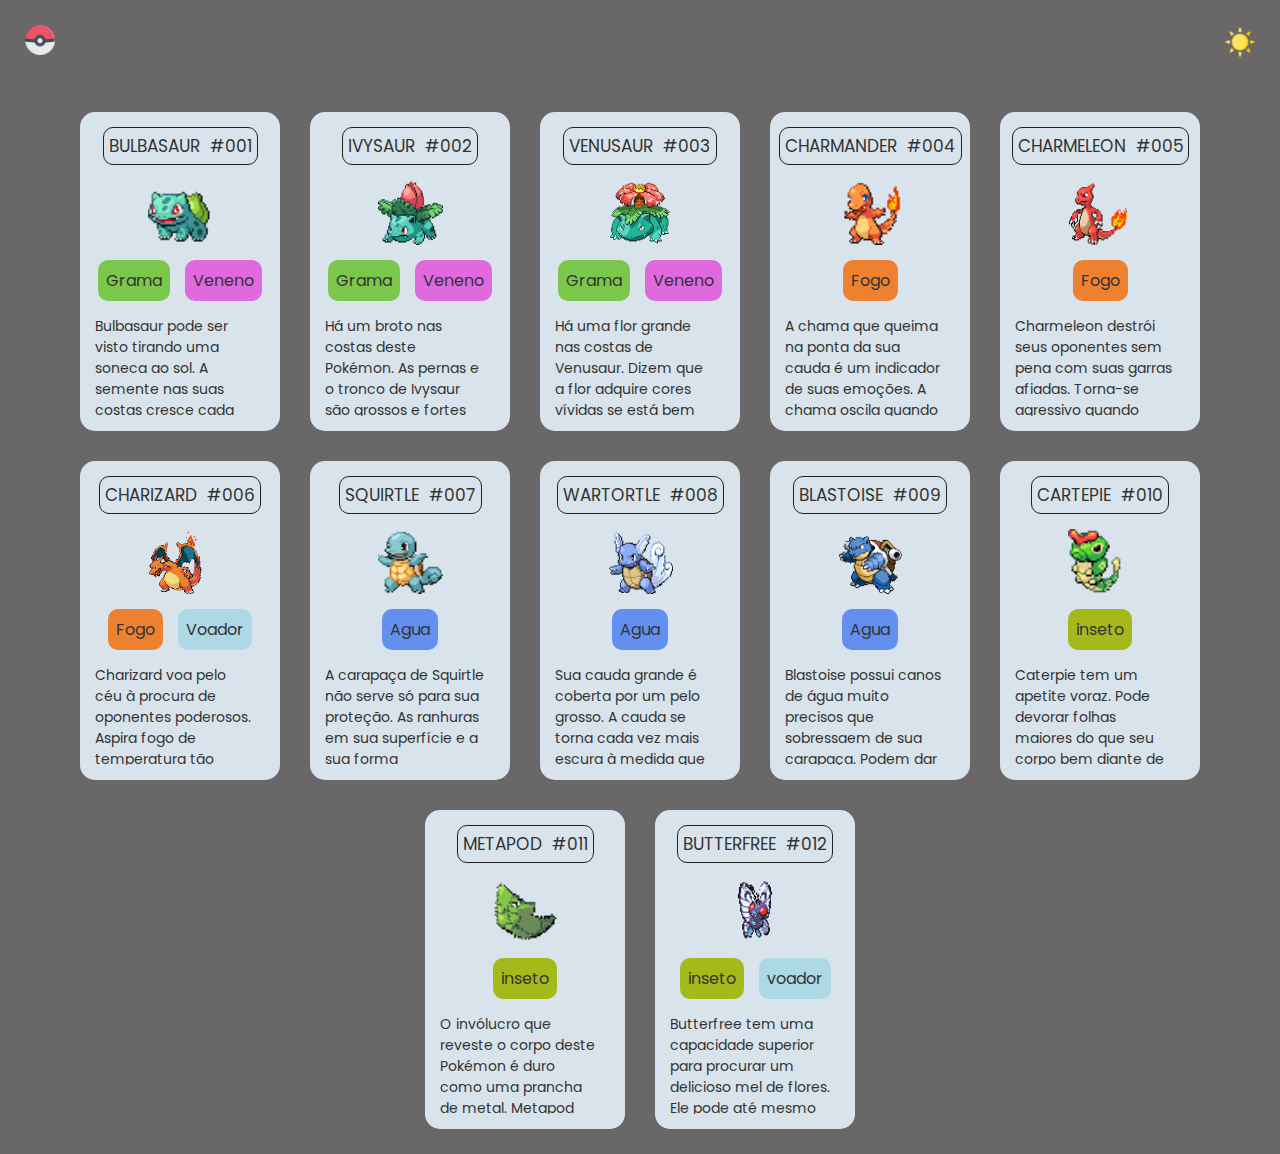
<file: index.html>
<!DOCTYPE html>
<html lang="en">
  <head>
    <meta charset="UTF-8" />
    <meta http-equiv="X-UA-Compatible" content="IE=edge" />
    <meta name="viewport" content="width=device-width, initial-scale=1.0" />
    <title>Pokédex</title>

    <link rel="preconnect" href="https://fonts.gooogleapis.com" />
    <link rel="preconnect" href="https://fonts.gstatic.com" crossorigin />
    <link
      href="https://fonts.googleapis.com/css2?family=Poppins:wght@300;500;800&display=swap"
      rel="stylesheet"
    />

    <link rel="stylesheet" href="./src/css/reset.css" />
    <link rel="stylesheet" href="./src/css/estilos.css" />
    <link rel="stylesheet" href="./src/css/scrollbar.css" />
  </head>
  <body>   
    <header>
      <a href="#">
        <img src="./src/imagens/pokeball.png" alt="pokebola" class="logo" />
      </a>
      <button id="botao-alterar-tema">
        <img src="./src/imagens/sun.png" alt="imagem do sol" class="imagem-botao" />
      </button>
    </header>
    <main>
      <ul class="listagem-pokemon">
        <li class="cartao-pokemon">
          <div class="informacoes">
            <span>Bulbasaur</span>
            <span>#001</span>
          </div>

          <img src="./src/imagens/bulbasaur.gif" alt="bulbasaur" class="gif" />

          <ul class="tipos">
            <li class="tipo grama">Grama</li>
            <li class="tipo veneno">Veneno</li>
          </ul>

          <p class="descricao">
            Bulbasaur pode ser visto tirando uma soneca ao sol. A semente nas
            suas costas cresce cada vez mais à medida que absorve os raios
            solares.
          </p>
        </li>

        <li class="cartao-pokemon">
          <div class="informacoes">
            <span>Ivysaur</span>
            <span>#002</span>
          </div>

          <img src="./src/imagens/ivysaur.gif" alt="Ivysaur" class="gif" />

          <ul class="tipos">
            <li class="tipo grama">Grama</li>
            <li class="tipo veneno">Veneno</li>
          </ul>

          <p class="descricao">
            Há um broto nas costas deste Pokémon. As pernas e o tronco de
            Ivysaur são grossos e fortes para aguentar seu peso. Se começa a
            passar mais tempo no sol, é sinal de que seu bulbo logo irá
            florescer em uma flor grande.
          </p>
        </li>

        <li class="cartao-pokemon">
          <div class="informacoes">
            <span>Venusaur</span>
            <span>#003</span>
          </div>

          <img src="./src/imagens/venusaur.gif" alt="Venusaur" class="gif" />

          <ul class="tipos">
            <li class="tipo grama">Grama</li>
            <li class="tipo veneno">Veneno</li>
          </ul>

          <p class="descricao">
            Há uma flor grande nas costas de Venusaur. Dizem que a flor adquire
            cores vívidas se está bem nutrido e se toma muito sol. O aroma da
            flor acalma as emoções das pessoas.
          </p>
        </li>

        <li class="cartao-pokemon">
          <div class="informacoes">
            <span>Charmander</span>
            <span>#004</span>
          </div>

          <img src="./src/imagens/charmander.gif" alt="Charmander" class="gif" />

          <ul class="tipos">
            <li class="tipo fogo">Fogo</li>
          </ul>

          <p class="descricao">
            A chama que queima na ponta da sua cauda é um indicador de suas
            emoções. A chama oscila quando Charmander está contente. Se o
            Pokémon fica com raiva, a chama queima violentamente.
          </p>
        </li>

        <li class="cartao-pokemon">
          <div class="informacoes">
            <span>Charmeleon</span>
            <span>#005</span>
          </div>

          <img src="./src/imagens/charmeleon.gif" alt="Charmeleon" class="gif" />

          <ul class="tipos">
            <li class="tipo fogo">Fogo</li>
          </ul>

          <p class="descricao">
            Charmeleon destrói seus oponentes sem pena com suas garras afiadas.
            Torna-se agressivo quando encontra um oponente forte e então a chama
            na ponta da sua cauda queima intensamente em uma cor azulada.
          </p>
        </li>

        <li class="cartao-pokemon">
          <div class="informacoes">
            <span>Charizard</span>
            <span>#006</span>
          </div>

          <img src="./src/imagens/charizard.gif" alt="Charizard" class="gif" />

          <ul class="tipos">
            <li class="tipo fogo">Fogo</li>
            <li class="tipo voador">Voador</li>
          </ul>

          <p class="descricao">
            Charizard voa pelo céu à procura de oponentes poderosos. Aspira fogo
            de temperatura tão ardente que derrete qualquer coisa. Entretanto,
            este Pokémon nunca virará seu hálito ardente em oponentes mais
            fracos que ele.
          </p>
        </li>

        <li class="cartao-pokemon">
          <div class="informacoes">
            <span>Squirtle</span>
            <span>#007</span>
          </div>

          <img src="./src/imagens/squirtle.gif" alt="Squirtle" class="gif" />

          <ul class="tipos">
            <li class="tipo agua">Agua</li>
          </ul>

          <p class="descricao">
            A carapaça de Squirtle não serve só para sua proteção. As ranhuras
            em sua superfície e a sua forma arredondada ajudam a minimizar a
            resistência na água permitindo que nade em alta velocidade.
          </p>
        </li>

        <li class="cartao-pokemon">
          <div class="informacoes">
            <span>Wartortle</span>
            <span>#008</span>
          </div>

          <img src="./src/imagens/wartortle.gif" alt="Wartortle" class="gif" />

          <ul class="tipos">
            <li class="tipo agua">Agua</li>
          </ul>

          <p class="descricao">
            Sua cauda grande é coberta por um pelo grosso. A cauda se torna cada
            vez mais escura à medida que Wartortle envelhece. Os arranhões na
            sua carapaça são evidências da resistência deste Pokémon em batalha.
          </p>
        </li>

        <li class="cartao-pokemon">
          <div class="informacoes">
            <span>Blastoise</span>
            <span>#009</span>
          </div>

          <img src="./src/imagens/blastoise.gif" alt="Blastoise" class="gif" />

          <ul class="tipos">
            <li class="tipo agua">Agua</li>
          </ul>

          <p class="descricao">
            Blastoise possui canos de água muito precisos que sobressaem de sua
            carapaça. Podem dar tiros de água com tamanha precisão que conseguem
            abater latas vazias a uma distância de mais de 50 metros.
          </p>
        </li>

        <li class="cartao-pokemon">
          <div class="informacoes">
            <span>Cartepie</span>
            <span>#010</span>
          </div>

          <img src="./src/imagens/caterpie.gif" alt="caterpie" class="gif" />

          <ul class="tipos">
            <li class="tipo inseto">inseto</li>
          </ul>

          <p class="descricao">
            Caterpie tem um apetite voraz. Pode devorar folhas maiores do que
            seu corpo bem diante de seus olhos. Este Pokémon libera um cheiro
            terrivelmente forte das suas antenas.
          </p>
        </li>

        <li class="cartao-pokemon">
          <div class="informacoes">
            <span>Metapod</span>
            <span>#011</span>
          </div>

          <img src="./src/imagens/metapod.gif" alt="metapod" class="gif" />

          <ul class="tipos">
            <li class="tipo inseto">inseto</li>
          </ul>

          <p class="descricao">
            O invólucro que reveste o corpo deste Pokémon é duro como uma
            prancha de metal. Metapod não se move muito e permanece imóvel para
            que seus órgãos moles evoluam dentro de sua couraça.
          </p>
        </li>

        <li class="cartao-pokemon">
          <div class="informacoes">
            <span>Butterfree</span>
            <span>#012</span>
          </div>

          <img src="./src/imagens/butterfree.gif" alt="butterfree" class="gif" />

          <ul class="tipos">
            <li class="tipo inseto">inseto</li>
            <li class="tipo voador">voador</li>
          </ul>

          <p class="descricao">
            Butterfree tem uma capacidade superior para procurar um delicioso
            mel de flores. Ele pode até mesmo buscar, extrair, transportar e mel
            de flores que estão florescendo mais de seis milhas do seu ninho.
          </p>
        </li>
      </ul>
    </main>

    <script src="./src/js/index.js"></script>
  </body>
</html>
</file>
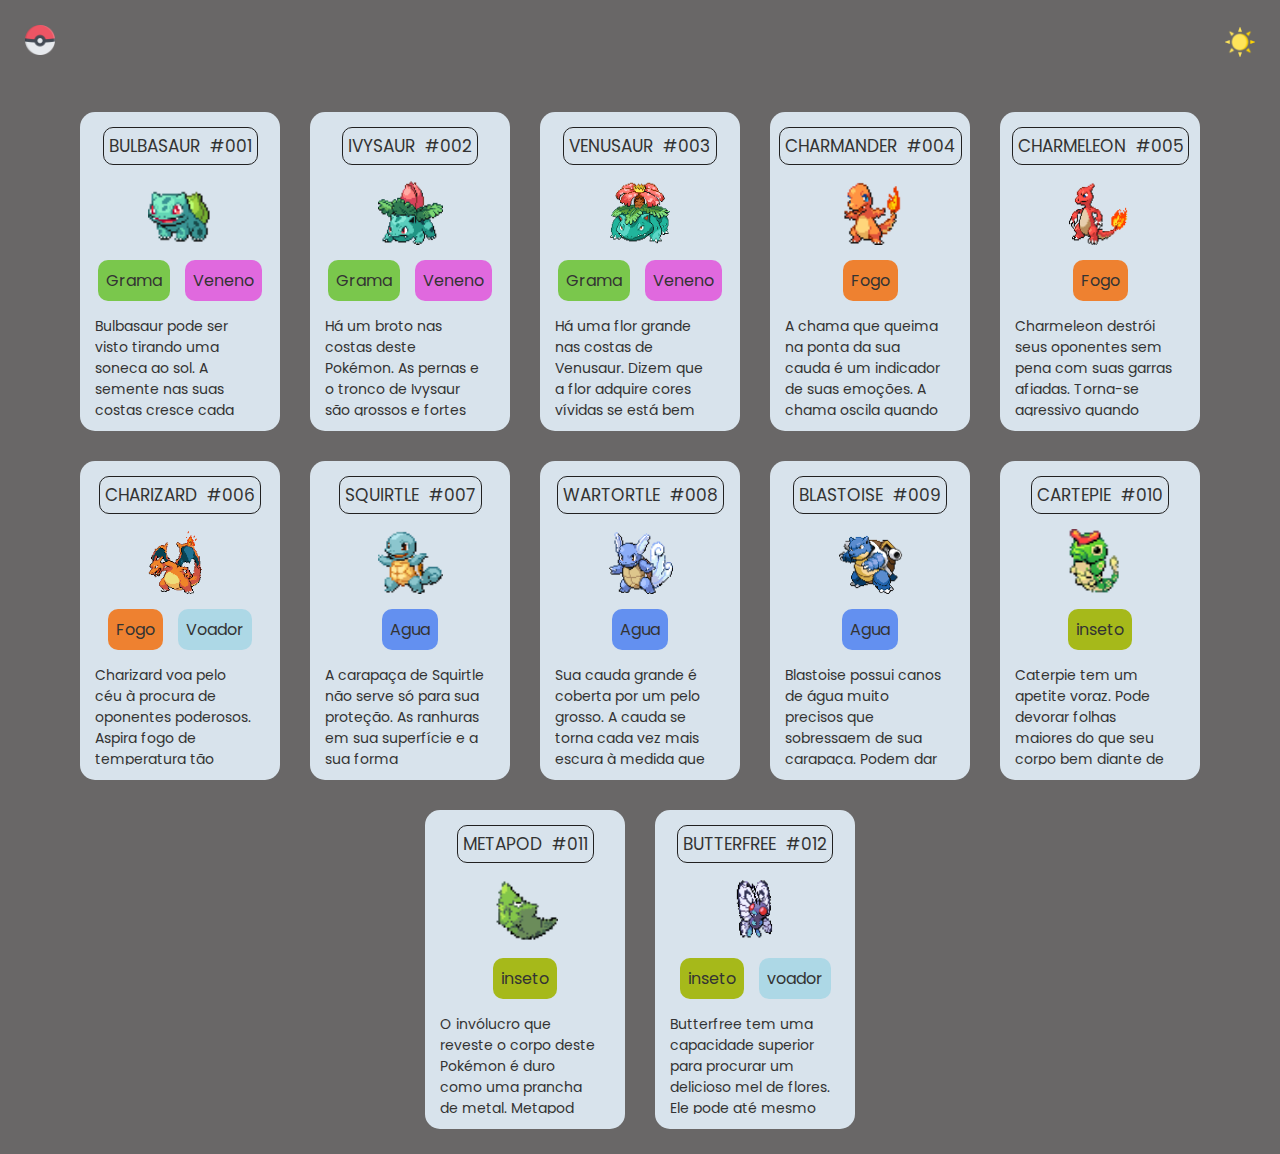
<file: src/index.html>
<!DOCTYPE html>
<html lang="en">
  <head>
    <meta charset="UTF-8" />
    <meta http-equiv="X-UA-Compatible" content="IE=edge" />
    <meta name="viewport" content="width=device-width, initial-scale=1.0" />
    <title>Pokédex</title>

    <link rel="preconnect" href="https://fonts.gooogleapis.com" />
    <link rel="preconnect" href="https://fonts.gstatic.com" crossorigin />
    <link
      href="https://fonts.googleapis.com/css2?family=Poppins:wght@300;500;800&display=swap"
      rel="stylesheet"
    />

    <link rel="stylesheet" href="./css/reset.css" />
    <link rel="stylesheet" href="./css/estilos.css" />
    <link rel="stylesheet" href="./css/scrollbar.css" />
  </head>
  <body>
    <header>
      <a href="#">
        <img src="./imagens/pokeball.png" alt="pokebola" class="logo" />
      </a>
      <button id="botao-alterar-tema">
        <img src="./imagens/sun.png" alt="imagem do sol" class="imagem-botao" />
      </button>
    </header>
    <main>
      <ul class="listagem-pokemon">
        <li class="cartao-pokemon">
          <div class="informacoes">
            <span>Bulbasaur</span>
            <span>#001</span>
          </div>

          <img src="./imagens/bulbasaur.gif" alt="bulbasaur" class="gif" />

          <ul class="tipos">
            <li class="tipo grama">Grama</li>
            <li class="tipo veneno">Veneno</li>
          </ul>

          <p class="descricao">
            Bulbasaur pode ser visto tirando uma soneca ao sol. A semente nas
            suas costas cresce cada vez mais à medida que absorve os raios
            solares.
          </p>
        </li>

        <li class="cartao-pokemon">
          <div class="informacoes">
            <span>Ivysaur</span>
            <span>#002</span>
          </div>

          <img src="./imagens/ivysaur.gif" alt="Ivysaur" class="gif" />

          <ul class="tipos">
            <li class="tipo grama">Grama</li>
            <li class="tipo veneno">Veneno</li>
          </ul>

          <p class="descricao">
            Há um broto nas costas deste Pokémon. As pernas e o tronco de
            Ivysaur são grossos e fortes para aguentar seu peso. Se começa a
            passar mais tempo no sol, é sinal de que seu bulbo logo irá
            florescer em uma flor grande.
          </p>
        </li>

        <li class="cartao-pokemon">
          <div class="informacoes">
            <span>Venusaur</span>
            <span>#003</span>
          </div>

          <img src="./imagens/venusaur.gif" alt="Venusaur" class="gif" />

          <ul class="tipos">
            <li class="tipo grama">Grama</li>
            <li class="tipo veneno">Veneno</li>
          </ul>

          <p class="descricao">
            Há uma flor grande nas costas de Venusaur. Dizem que a flor adquire
            cores vívidas se está bem nutrido e se toma muito sol. O aroma da
            flor acalma as emoções das pessoas.
          </p>
        </li>

        <li class="cartao-pokemon">
          <div class="informacoes">
            <span>Charmander</span>
            <span>#004</span>
          </div>

          <img src="./imagens/charmander.gif" alt="Charmander" class="gif" />

          <ul class="tipos">
            <li class="tipo fogo">Fogo</li>
          </ul>

          <p class="descricao">
            A chama que queima na ponta da sua cauda é um indicador de suas
            emoções. A chama oscila quando Charmander está contente. Se o
            Pokémon fica com raiva, a chama queima violentamente.
          </p>
        </li>

        <li class="cartao-pokemon">
          <div class="informacoes">
            <span>Charmeleon</span>
            <span>#005</span>
          </div>

          <img src="./imagens/charmeleon.gif" alt="Charmeleon" class="gif" />

          <ul class="tipos">
            <li class="tipo fogo">Fogo</li>
          </ul>

          <p class="descricao">
            Charmeleon destrói seus oponentes sem pena com suas garras afiadas.
            Torna-se agressivo quando encontra um oponente forte e então a chama
            na ponta da sua cauda queima intensamente em uma cor azulada.
          </p>
        </li>

        <li class="cartao-pokemon">
          <div class="informacoes">
            <span>Charizard</span>
            <span>#006</span>
          </div>

          <img src="./imagens/charizard.gif" alt="Charizard" class="gif" />

          <ul class="tipos">
            <li class="tipo fogo">Fogo</li>
            <li class="tipo voador">Voador</li>
          </ul>

          <p class="descricao">
            Charizard voa pelo céu à procura de oponentes poderosos. Aspira fogo
            de temperatura tão ardente que derrete qualquer coisa. Entretanto,
            este Pokémon nunca virará seu hálito ardente em oponentes mais
            fracos que ele.
          </p>
        </li>

        <li class="cartao-pokemon">
          <div class="informacoes">
            <span>Squirtle</span>
            <span>#007</span>
          </div>

          <img src="./imagens/squirtle.gif" alt="Squirtle" class="gif" />

          <ul class="tipos">
            <li class="tipo agua">Agua</li>
          </ul>

          <p class="descricao">
            A carapaça de Squirtle não serve só para sua proteção. As ranhuras
            em sua superfície e a sua forma arredondada ajudam a minimizar a
            resistência na água permitindo que nade em alta velocidade.
          </p>
        </li>

        <li class="cartao-pokemon">
          <div class="informacoes">
            <span>Wartortle</span>
            <span>#008</span>
          </div>

          <img src="./imagens/wartortle.gif" alt="Wartortle" class="gif" />

          <ul class="tipos">
            <li class="tipo agua">Agua</li>
          </ul>

          <p class="descricao">
            Sua cauda grande é coberta por um pelo grosso. A cauda se torna cada
            vez mais escura à medida que Wartortle envelhece. Os arranhões na
            sua carapaça são evidências da resistência deste Pokémon em batalha.
          </p>
        </li>

        <li class="cartao-pokemon">
          <div class="informacoes">
            <span>Blastoise</span>
            <span>#009</span>
          </div>

          <img src="./imagens/blastoise.gif" alt="Blastoise" class="gif" />

          <ul class="tipos">
            <li class="tipo agua">Agua</li>
          </ul>

          <p class="descricao">
            Blastoise possui canos de água muito precisos que sobressaem de sua
            carapaça. Podem dar tiros de água com tamanha precisão que conseguem
            abater latas vazias a uma distância de mais de 50 metros.
          </p>
        </li>

        <li class="cartao-pokemon">
          <div class="informacoes">
            <span>Cartepie</span>
            <span>#010</span>
          </div>

          <img src="./imagens/caterpie.gif" alt="caterpie" class="gif" />

          <ul class="tipos">
            <li class="tipo inseto">inseto</li>
          </ul>

          <p class="descricao">
            Caterpie tem um apetite voraz. Pode devorar folhas maiores do que
            seu corpo bem diante de seus olhos. Este Pokémon libera um cheiro
            terrivelmente forte das suas antenas.
          </p>
        </li>

        <li class="cartao-pokemon">
          <div class="informacoes">
            <span>Metapod</span>
            <span>#011</span>
          </div>

          <img src="./imagens/metapod.gif" alt="metapod" class="gif" />

          <ul class="tipos">
            <li class="tipo inseto">inseto</li>
          </ul>

          <p class="descricao">
            O invólucro que reveste o corpo deste Pokémon é duro como uma
            prancha de metal. Metapod não se move muito e permanece imóvel para
            que seus órgãos moles evoluam dentro de sua couraça.
          </p>
        </li>

        <li class="cartao-pokemon">
          <div class="informacoes">
            <span>Butterfree</span>
            <span>#012</span>
          </div>

          <img src="./imagens/butterfree.gif" alt="butterfree" class="gif" />

          <ul class="tipos">
            <li class="tipo inseto">inseto</li>
            <li class="tipo voador">voador</li>
          </ul>

          <p class="descricao">
            Butterfree tem uma capacidade superior para procurar um delicioso
            mel de flores. Ele pode até mesmo buscar, extrair, transportar e mel
            de flores que estão florescendo mais de seis milhas do seu ninho.
          </p>
        </li>
      </ul>
    </main>

    <script src="./js/index.js"></script>
  </body>
</html>
</file>
<file: src/css/estilos.css>
body {
  font-family: "poppins", sans-serif;
  max-width: 1280px;
  margin: 0 auto;
  background-color: #5e5b5bed;
  color: #333333;
}

body.modo-escuro {
  background-color: #212121;
  color: #f5f5f5;
}

header {
  display: flex;
  justify-content: space-between;
  padding: 25px;
}

header .logo,
header .imagem-botao {
  width: 30px;
  transition: 0.2s ease-in-out;
}

header #botao-alterar-tema {
  background: none;
  border: none;
}

header .logo:hover,
header .imagem-botao:hover,
main .cartao-pokemon:hover {
  transform: scale(1.07);
  cursor: pointer;
}

main {
  padding: 25px;
}

main .listagem-pokemon {
  display: flex;
  flex-wrap: wrap;
  gap: 30px;
  justify-content: center;
}

main .cartao-pokemon {
  background-color: #d8e3ec;
  width: 200px;
  padding: 15px;
  display: flex;
  flex-direction: column;
  align-items: center;
  gap: 15px;
  border-radius: 15px;
  transition: 0.2s ease-in-out;
}

main .cartao-pokemon:hover {
  background-color: #96d9d6;
}

.modo-escuro .cartao-pokemon {
  background-color: #a8a8a8;
}

main .cartao-pokemon .informacoes {
  display: flex;
  justify-content: space-between;
  border: 1px solid #212121;
  border-radius: 10px;
}

main .cartao-pokemon .informacoes span {
  padding: 5px;
  text-transform: uppercase;
  font-size: 17px;
}

main .cartao-pokemon .gif {
  width: 65px;
  height: 65px;
}

main .cartao-pokemon .tipos {
  display: flex;
  gap: 15px;
}

main .cartao-pokemon .tipo {
  padding: 8px;
  border-radius: 10px;
}

.grama {
  background-color: #7ac74c;
}

.veneno {
  background-color: #df67ddfb;
}

.fogo {
  background-color: #ee8130;
}

.agua {
  background-color: #6390f0;
}

.inseto {
  background-color: #a6b91a;
}

.voador {
  background-color: #add8e6;
}

main .descricao {
  max-height: 100px;
  overflow-y: scroll;
  font-size: 14px;
  padding-right: 10px;
}
</file>
<file: src/css/scrollbar.css>
*::-webkit-scrollbar {
    width: 12px;
  }

  *::-webkit-scrollbar-track {
    background: #f1e9e9;
  }

  *::-webkit-scrollbar-thumb {
    background-color: #582965;
    border-radius: 10px;
    border: 3px solid #ffffff;
  }
</file>
